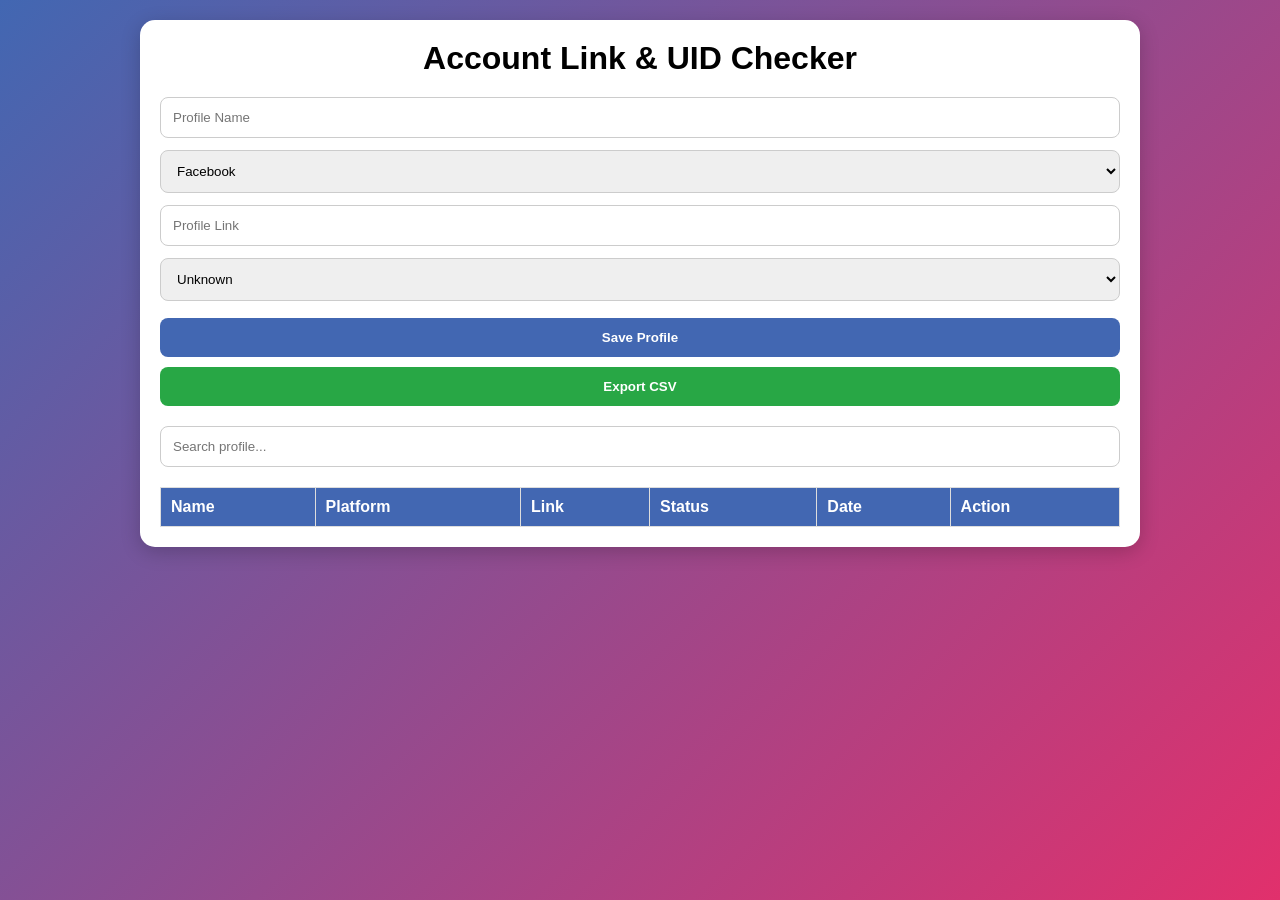
<file: index.html>
<!DOCTYPE html>
<html lang="en">
<head>
<meta charset="UTF-8">
<meta name="viewport" content="width=device-width, initial-scale=1.0">
<title>Account Link & UID Checker</title>

<style>
*{
margin:0;
padding:0;
box-sizing:border-box;
font-family:Arial,sans-serif;
}

body{
background:linear-gradient(135deg,#4267B2,#E1306C);
min-height:100vh;
padding:20px;
}

.container{
max-width:1000px;
margin:auto;
background:white;
padding:20px;
border-radius:15px;
box-shadow:0 5px 20px rgba(0,0,0,.2);
}

h1{
text-align:center;
margin-bottom:20px;
}

.form-group{
margin-bottom:12px;
}

input,select{
width:100%;
padding:12px;
border:1px solid #ccc;
border-radius:8px;
}

button{
padding:12px;
border:none;
border-radius:8px;
cursor:pointer;
font-weight:bold;
margin-top:5px;
}

.save-btn{
background:#4267B2;
color:white;
width:100%;
}

.export-btn{
background:#28a745;
color:white;
width:100%;
margin-top:10px;
}

.search{
margin-top:20px;
}

table{
width:100%;
border-collapse:collapse;
margin-top:20px;
}

th,td{
border:1px solid #ddd;
padding:10px;
text-align:left;
}

th{
background:#4267B2;
color:white;
}

.delete-btn{
background:red;
color:white;
padding:6px 10px;
}

.status-active{
color:green;
font-weight:bold;
}

.status-notfound{
color:red;
font-weight:bold;
}

.status-unknown{
color:orange;
font-weight:bold;
}
</style>
</head>

<body>

<div class="container">

<h1>Account Link & UID Checker</h1>

<div class="form-group">
<input type="text" id="name" placeholder="Profile Name">
</div>

<div class="form-group">
<select id="platform">
<option>Facebook</option>
<option>Instagram</option>
</select>
</div>

<div class="form-group">
<input type="text" id="link" placeholder="Profile Link">
</div>

<div class="form-group">
<select id="status">
<option>Unknown</option>
<option>Active</option>
<option>Not Found</option>
</select>
</div>

<button class="save-btn" onclick="saveProfile()">
Save Profile
</button>

<button class="export-btn" onclick="exportCSV()">
Export CSV
</button>

<input class="search"
type="text"
id="search"
placeholder="Search profile..."
onkeyup="renderProfiles()">

<table>
<thead>
<tr>
<th>Name</th>
<th>Platform</th>
<th>Link</th>
<th>Status</th>
<th>Date</th>
<th>Action</th>
</tr>
</thead>

<tbody id="profileTable">
</tbody>

</table>

</div>

<script>

let profiles =
JSON.parse(localStorage.getItem("profiles")) || [];

function saveProfile(){

const name =
document.getElementById("name").value;

const platform =
document.getElementById("platform").value;

const link =
document.getElementById("link").value;

const status =
document.getElementById("status").value;

if(!name || !link){
alert("Please fill all fields");
return;
}

profiles.push({
name,
platform,
link,
status,
date:new Date().toLocaleString()
});

localStorage.setItem(
"profiles",
JSON.stringify(profiles)
);

document.getElementById("name").value="";
document.getElementById("link").value="";

renderProfiles();

}

function renderProfiles(){

const search =
document.getElementById("search")
.value.toLowerCase();

const table =
document.getElementById("profileTable");

table.innerHTML="";

profiles
.filter(p =>
p.name.toLowerCase().includes(search) ||
p.link.toLowerCase().includes(search)
)
.forEach((p,index)=>{

let statusClass="status-unknown";

if(p.status==="Active")
statusClass="status-active";

if(p.status==="Not Found")
statusClass="status-notfound";

table.innerHTML += `
<tr>
<td>${p.name}</td>
<td>${p.platform}</td>
<td>
<a href="${p.link}"
target="_blank">
Open
</a>
</td>
<td class="${statusClass}">
${p.status}
</td>
<td>${p.date}</td>
<td>
<button
class="delete-btn"
onclick="deleteProfile(${index})">
Delete
</button>
</td>
</tr>
`;
});

}

function deleteProfile(index){

if(confirm("Delete profile?")){

profiles.splice(index,1);

localStorage.setItem(
"profiles",
JSON.stringify(profiles)
);

renderProfiles();

}

}

function exportCSV(){

let csv =
"Name,Platform,Link,Status,Date\n";

profiles.forEach(p=>{

csv +=
`${p.name},${p.platform},${p.link},${p.status},${p.date}\n`;

});

const blob =
new Blob([csv],
{type:"text/csv"});

const url =
window.URL.createObjectURL(blob);

const a =
document.createElement("a");

a.href=url;
a.download="profiles.csv";
a.click();

}

renderProfiles();

</script>

</body>
</html>
</file>
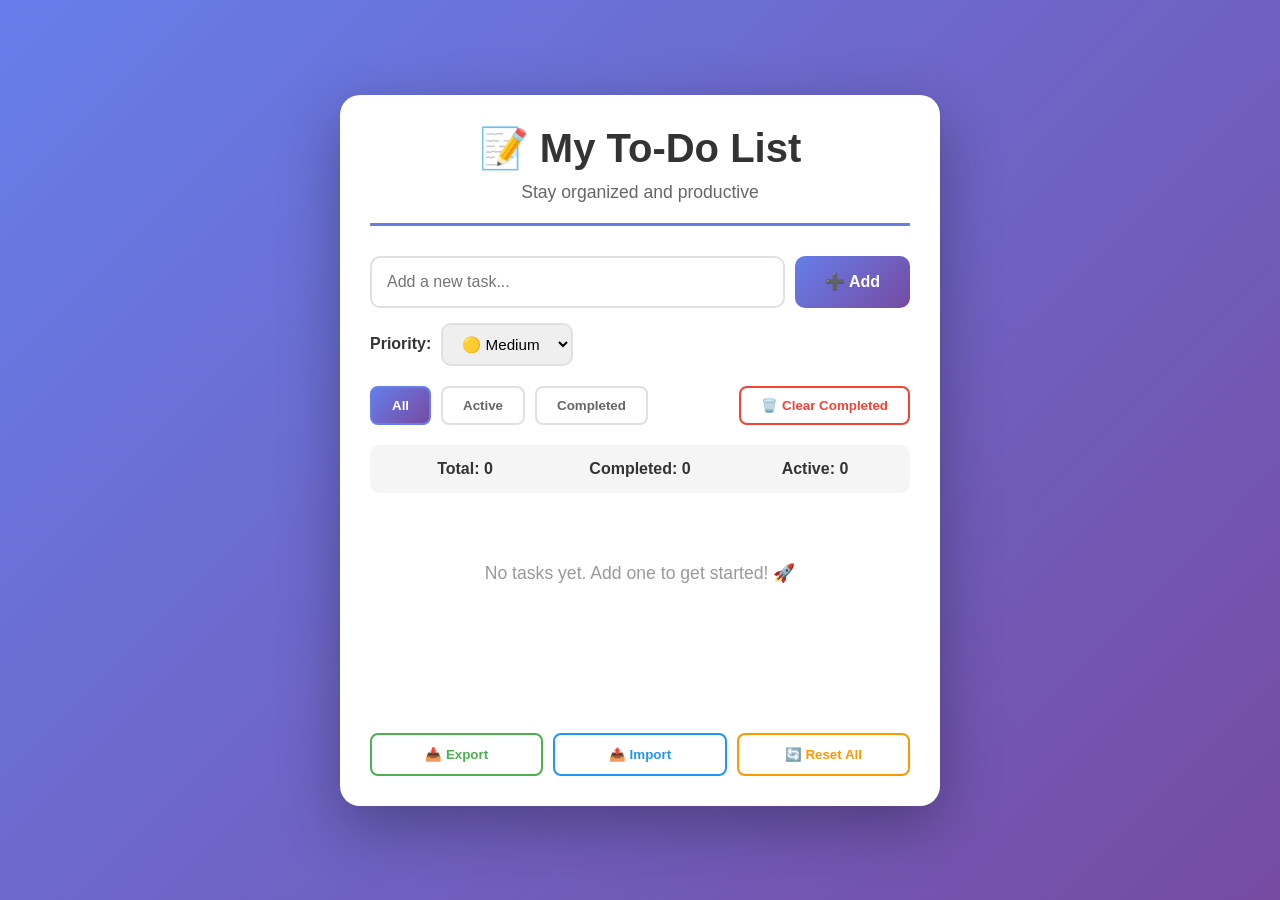
<file: todo/index.html>
<!DOCTYPE html>
<html lang="en">
<head>
    <meta charset="UTF-8">
    <meta name="viewport" content="width=device-width, initial-scale=1.0">
    <title>To-Do List App</title>
    <link rel="stylesheet" href="styles.css">
</head>
<body>
    <div class="container">
        <div class="todo-wrapper">
            <header>
                <h1>📝 My To-Do List</h1>
                <p>Stay organized and productive</p>
            </header>

            <div class="input-section">
                <div class="input-group">
                    <input 
                        type="text" 
                        id="todoInput" 
                        placeholder="Add a new task..."
                        autocomplete="off"
                    />
                    <button onclick="addTodo()" class="add-btn">➕ Add</button>
                </div>
                <div class="priority-section">
                    <label>Priority:</label>
                    <select id="prioritySelect">
                        <option value="low">🟢 Low</option>
                        <option value="medium" selected>🟡 Medium</option>
                        <option value="high">🔴 High</option>
                    </select>
                </div>
            </div>

            <div class="filter-section">
                <button onclick="filterTodos('all')" class="filter-btn active" id="filterAll">All</button>
                <button onclick="filterTodos('active')" class="filter-btn" id="filterActive">Active</button>
                <button onclick="filterTodos('completed')" class="filter-btn" id="filterCompleted">Completed</button>
                <button onclick="clearCompleted()" class="clear-btn">🗑️ Clear Completed</button>
            </div>

            <div class="stats">
                <span id="totalTodos">Total: 0</span>
                <span id="completedTodos">Completed: 0</span>
                <span id="activeTodos">Active: 0</span>
            </div>

            <div class="todos-container" id="todosContainer">
                <p class="empty-message">No tasks yet. Add one to get started! 🚀</p>
            </div>

            <div class="action-buttons">
                <button onclick="exportTodos()" class="export-btn">📥 Export</button>
                <button onclick="importTodos()" class="import-btn">📤 Import</button>
                <button onclick="resetAll()" class="reset-btn">🔄 Reset All</button>
            </div>
        </div>
    </div>

    <input type="file" id="importFile" accept=".json" style="display: none;" onchange="handleImport()" />
    <script src="script.js"></script>
</body>
</html>
</file>
<file: todo/styles.css>
* {
    margin: 0;
    padding: 0;
    box-sizing: border-box;
}

body {
    font-family: 'Segoe UI', Tahoma, Geneva, Verdana, sans-serif;
    background: linear-gradient(135deg, #667eea 0%, #764ba2 100%);
    min-height: 100vh;
    padding: 20px;
    display: flex;
    justify-content: center;
    align-items: center;
}

.container {
    width: 100%;
    max-width: 600px;
}

.todo-wrapper {
    background: white;
    border-radius: 20px;
    box-shadow: 0 20px 60px rgba(0, 0, 0, 0.3);
    padding: 30px;
    animation: slideUp 0.5s ease-out;
}

header {
    text-align: center;
    margin-bottom: 30px;
    border-bottom: 3px solid #667eea;
    padding-bottom: 20px;
}

header h1 {
    font-size: 2.5em;
    color: #333;
    margin-bottom: 10px;
}

header p {
    color: #666;
    font-size: 1.1em;
}

.input-section {
    display: grid;
    grid-template-columns: 1fr auto;
    gap: 15px;
    margin-bottom: 20px;
}

.input-group {
    display: flex;
    gap: 10px;
    grid-column: 1 / -1;
}

#todoInput {
    flex: 1;
    padding: 15px;
    border: 2px solid #e0e0e0;
    border-radius: 10px;
    font-size: 1em;
    transition: all 0.3s ease;
}

#todoInput:focus {
    outline: none;
    border-color: #667eea;
    box-shadow: 0 0 0 3px rgba(102, 126, 234, 0.1);
}

.add-btn {
    padding: 15px 30px;
    background: linear-gradient(135deg, #667eea 0%, #764ba2 100%);
    color: white;
    border: none;
    border-radius: 10px;
    font-size: 1em;
    font-weight: 600;
    cursor: pointer;
    transition: all 0.3s ease;
}

.add-btn:hover {
    transform: translateY(-2px);
    box-shadow: 0 5px 20px rgba(102, 126, 234, 0.4);
}

.add-btn:active {
    transform: translateY(0);
}

.priority-section {
    display: flex;
    align-items: center;
    gap: 10px;
}

.priority-section label {
    font-weight: 600;
    color: #333;
}

#prioritySelect {
    padding: 10px 15px;
    border: 2px solid #e0e0e0;
    border-radius: 10px;
    font-size: 0.95em;
    cursor: pointer;
    transition: all 0.3s ease;
}

#prioritySelect:focus {
    outline: none;
    border-color: #667eea;
    box-shadow: 0 0 0 3px rgba(102, 126, 234, 0.1);
}

.filter-section {
    display: flex;
    gap: 10px;
    margin-bottom: 20px;
    flex-wrap: wrap;
}

.filter-btn {
    padding: 10px 20px;
    border: 2px solid #e0e0e0;
    background: white;
    border-radius: 8px;
    cursor: pointer;
    font-weight: 600;
    transition: all 0.3s ease;
    color: #666;
}

.filter-btn:hover {
    border-color: #667eea;
    color: #667eea;
}

.filter-btn.active {
    background: linear-gradient(135deg, #667eea 0%, #764ba2 100%);
    color: white;
    border-color: #667eea;
}

.clear-btn {
    padding: 10px 20px;
    border: 2px solid #f44336;
    background: white;
    border-radius: 8px;
    cursor: pointer;
    font-weight: 600;
    color: #f44336;
    transition: all 0.3s ease;
    margin-left: auto;
}

.clear-btn:hover {
    background: #f44336;
    color: white;
}

.stats {
    display: grid;
    grid-template-columns: repeat(3, 1fr);
    gap: 15px;
    margin-bottom: 20px;
    padding: 15px;
    background: #f5f5f5;
    border-radius: 10px;
}

.stats span {
    text-align: center;
    font-weight: 600;
    color: #333;
}

.todos-container {
    min-height: 200px;
    margin-bottom: 20px;
    max-height: 400px;
    overflow-y: auto;
    padding: 10px;
    border-radius: 10px;
}

.empty-message {
    text-align: center;
    color: #999;
    padding: 40px 20px;
    font-size: 1.1em;
}

.todo-item {
    background: #f9f9f9;
    padding: 15px;
    margin-bottom: 10px;
    border-radius: 10px;
    display: flex;
    align-items: center;
    gap: 15px;
    border-left: 4px solid #667eea;
    transition: all 0.3s ease;
    animation: slideIn 0.3s ease-out;
}

.todo-item:hover {
    box-shadow: 0 4px 12px rgba(0, 0, 0, 0.1);
    transform: translateX(5px);
}

.todo-item.completed {
    opacity: 0.6;
    background: #f0f0f0;
}

.todo-item.completed .todo-text {
    text-decoration: line-through;
    color: #999;
}

.todo-item.high-priority {
    border-left-color: #f44336;
    background: #ffebee;
}

.todo-item.medium-priority {
    border-left-color: #ff9800;
    background: #fff3e0;
}

.todo-item.low-priority {
    border-left-color: #4caf50;
    background: #f1f8f4;
}

.checkbox {
    width: 24px;
    height: 24px;
    cursor: pointer;
    accent-color: #667eea;
}

.todo-content {
    flex: 1;
}

.todo-text {
    font-size: 1em;
    color: #333;
    word-break: break-word;
    margin-bottom: 5px;
}

.todo-meta {
    display: flex;
    gap: 10px;
    font-size: 0.85em;
    color: #999;
}

.priority-badge {
    display: inline-block;
    padding: 3px 8px;
    border-radius: 6px;
    font-weight: 600;
    font-size: 0.8em;
}

.priority-badge.high {
    background: #f44336;
    color: white;
}

.priority-badge.medium {
    background: #ff9800;
    color: white;
}

.priority-badge.low {
    background: #4caf50;
    color: white;
}

.time-badge {
    background: #e0e0e0;
    color: #666;
    padding: 3px 8px;
    border-radius: 6px;
}

.todo-actions {
    display: flex;
    gap: 8px;
}

.edit-btn,
.delete-btn {
    padding: 8px 12px;
    border: none;
    border-radius: 6px;
    cursor: pointer;
    font-weight: 600;
    transition: all 0.3s ease;
    font-size: 0.9em;
}

.edit-btn {
    background: #2196F3;
    color: white;
}

.edit-btn:hover {
    background: #1976D2;
    transform: scale(1.05);
}

.delete-btn {
    background: #f44336;
    color: white;
}

.delete-btn:hover {
    background: #d32f2f;
    transform: scale(1.05);
}

.action-buttons {
    display: grid;
    grid-template-columns: repeat(3, 1fr);
    gap: 10px;
}

.export-btn,
.import-btn,
.reset-btn {
    padding: 12px;
    border: 2px solid #e0e0e0;
    background: white;
    border-radius: 8px;
    cursor: pointer;
    font-weight: 600;
    transition: all 0.3s ease;
}

.export-btn {
    border-color: #4caf50;
    color: #4caf50;
}

.export-btn:hover {
    background: #4caf50;
    color: white;
}

.import-btn {
    border-color: #2196F3;
    color: #2196F3;
}

.import-btn:hover {
    background: #2196F3;
    color: white;
}

.reset-btn {
    border-color: #ff9800;
    color: #ff9800;
}

.reset-btn:hover {
    background: #ff9800;
    color: white;
}

.modal {
    display: none;
    position: fixed;
    top: 0;
    left: 0;
    right: 0;
    bottom: 0;
    background: rgba(0, 0, 0, 0.5);
    z-index: 1000;
    align-items: center;
    justify-content: center;
}

.modal.show {
    display: flex;
    animation: fadeIn 0.3s ease-out;
}

.modal-content {
    background: white;
    padding: 30px;
    border-radius: 15px;
    max-width: 400px;
    width: 90%;
}

.modal-content h2 {
    margin-bottom: 20px;
    color: #333;
}

.modal-input {
    width: 100%;
    padding: 12px;
    margin-bottom: 15px;
    border: 2px solid #e0e0e0;
    border-radius: 8px;
    font-size: 1em;
}

.modal-buttons {
    display: flex;
    gap: 10px;
}

.modal-buttons button {
    flex: 1;
    padding: 12px;
    border: none;
    border-radius: 8px;
    cursor: pointer;
    font-weight: 600;
    transition: all 0.3s ease;
}

.save-btn {
    background: #4caf50;
    color: white;
}

.save-btn:hover {
    background: #45a049;
}

.cancel-btn {
    background: #e0e0e0;
    color: #333;
}

.cancel-btn:hover {
    background: #d0d0d0;
}

@keyframes slideUp {
    from {
        opacity: 0;
        transform: translateY(30px);
    }
    to {
        opacity: 1;
        transform: translateY(0);
    }
}

@keyframes slideIn {
    from {
        opacity: 0;
        transform: translateX(-10px);
    }
    to {
        opacity: 1;
        transform: translateX(0);
    }
}

@keyframes fadeIn {
    from {
        opacity: 0;
    }
    to {
        opacity: 1;
    }
}

.todos-container::-webkit-scrollbar {
    width: 8px;
}

.todos-container::-webkit-scrollbar-track {
    background: #f1f1f1;
    border-radius: 10px;
}

.todos-container::-webkit-scrollbar-thumb {
    background: #667eea;
    border-radius: 10px;
}

.todos-container::-webkit-scrollbar-thumb:hover {
    background: #764ba2;
}

@media (max-width: 600px) {
    .todo-wrapper {
        padding: 20px;
    }

    header h1 {
        font-size: 1.8em;
    }

    .input-section {
        grid-template-columns: 1fr;
    }

    .priority-section {
        grid-column: 1 / -1;
    }

    .filter-section {
        flex-direction: column;
    }

    .filter-btn,
    .clear-btn {
        width: 100%;
    }

    .clear-btn {
        margin-left: 0;
    }

    .stats {
        grid-template-columns: 1fr;
    }

    .action-buttons {
        grid-template-columns: 1fr;
    }

    .todo-item {
        flex-direction: column;
        align-items: flex-start;
    }

    .todo-actions {
        width: 100%;
    }

    .edit-btn,
    .delete-btn {
        flex: 1;
    }
}
</file>
